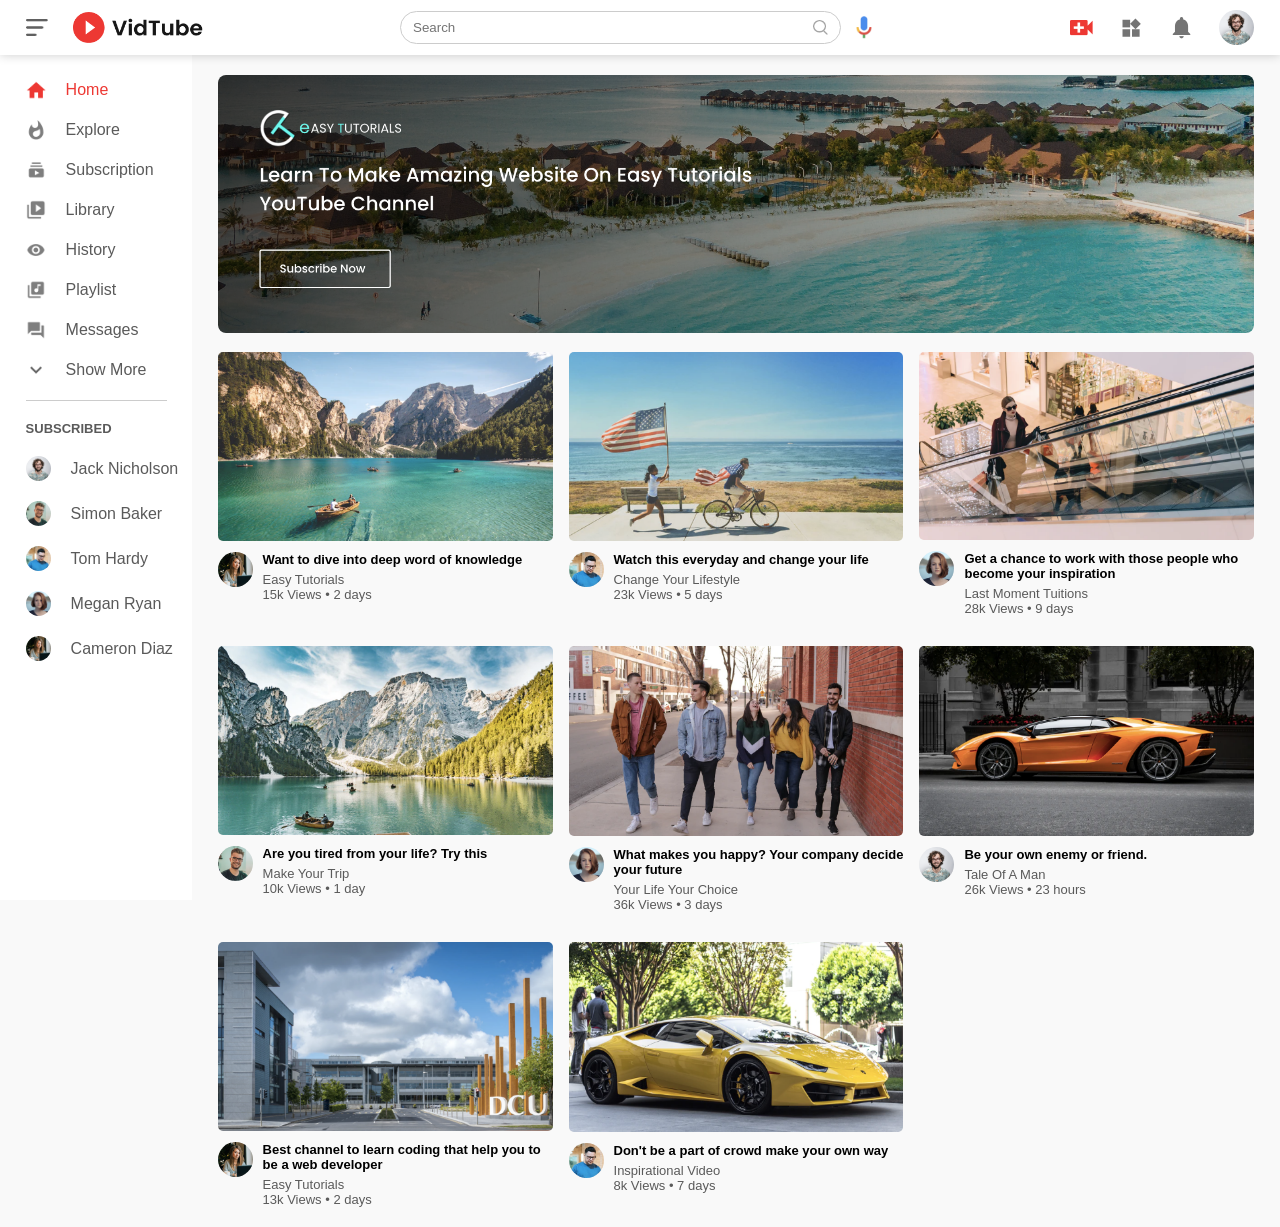
<file: index.html>
<!DOCTYPE html>
<html lang="en">

<head>
    <meta charset="UTF-8">
    <meta name="viewport" content="width=device-width, initial-scale=1.0">
    <title>My Tube</title>
    <link rel="stylesheet" href="style.css">
</head>

<body>
    <nav class="flex-div">
        <div class="nav-left flex-div">
            <img src="images/menu.png" class="menu-icon">
            <img src="images/logo.png" class="logo">
        </div>
        <div class="nav-middle flex-div">
            <div class="search-box flex-div">
                <input type="text" placeholder="Search">
                <img src="images/search.png">
            </div>
            <img src="images/voice-search.png" class="mic-icon">
        </div>
        <div class="nav-right flex-div">
            <img src="images/upload.png">
            <img src="images/more.png">
            <img src="images/notification.png">
            <img src="images/Jack.png" class="user-icon">
        </div>
    </nav>

    <!-- -----------side bar ----------->
    <div class="sidebar">
        <div class="shortcut-links">
            <a href=""><img src="images/home.png">
                <p>Home</p>
            </a>
            <a href=""><img src="images/explore.png">
                <p>Explore</p>
            </a>
            <a href=""><img src="images/subscriprion.png">
                <p>Subscription</p>
            </a>
            <a href=""><img src="images/library.png">
                <p>Library</p>
            </a>
            <a href=""><img src="images/history.png">
                <p>History</p>
            </a>
            <a href=""><img src="images/playlist.png">
                <p>Playlist</p>
            </a>
            <a href=""><img src="images/messages.png">
                <p>Messages</p>
            </a>
            <a href=""><img src="images/show-more.png">
                <p>Show More</p>
            </a>
            <hr>
        </div>
        <div class="subscribed-list">
            <h3>SUBSCRIBED</h3>
            <a href=""><img src="images/Jack.png">
                <p>Jack Nicholson</p>
            </a>
            <a href=""><img src="images/simon.png">
                <p>Simon Baker</p>
            </a>
            <a href=""><img src="images/tom.png">
                <p>Tom Hardy</p>
            </a>
            <a href=""><img src="images/megan.png">
                <p>Megan Ryan</p>
            </a>
            <a href=""><img src="images/cameron.png">
                <p>Cameron Diaz</p>
            </a>
        </div>
    </div>

    <!-- ----------main-------- -->
    <div class="container">
        <div class="banner">
            <img src="images/banner.png">
        </div>

        <div class="list-container">
            <div class="vid-list">
                <a href="play-video.html"><img src="images/thumbnail1.png" class="thumbnail"></a>
                <div class="flex-div">
                    <img src="images/cameron.png">
                    <div class="vid-info">
                        <a href="play-video.html">Want to dive into deep word of knowledge</a>
                        <p>Easy Tutorials</p>
                        <p>15k Views &bull; 2 days</p>
                    </div>
                </div>
            </div>
            <div class="vid-list">
                <a href=""><img src="images/thumbnail2.png" class="thumbnail"></a>
                <div class="flex-div">
                    <img src="images/tom.png">
                    <div class="vid-info">
                        <a href="">Watch this everyday and change your life</a>
                        <p>Change Your Lifestyle </p>
                        <p>23k Views &bull; 5 days</p>
                    </div>
                </div>
            </div>
            <div class="vid-list">
                <a href=""><img src="images/thumbnail3.png" class="thumbnail"></a>
                <div class="flex-div">
                    <img src="images/megan.png">
                    <div class="vid-info">
                        <a href="">Get a chance to work with those people who become your inspiration</a>
                        <p>Last Moment Tuitions</p>
                        <p>28k Views &bull; 9 days</p>
                    </div>
                </div>
            </div>
            <div class="vid-list">
                <a href=""><img src="images/thumbnail4.png" class="thumbnail"></a>
                <div class="flex-div">
                    <img src="images/simon.png">
                    <div class="vid-info">
                        <a href="">Are you tired from your life? Try this</a>
                        <p>Make Your Trip</p>
                        <p>10k Views &bull; 1 day</p>
                    </div>
                </div>
            </div>
            <div class="vid-list">
                <a href=""><img src="images/thumbnail5.png" class="thumbnail"></a>
                <div class="flex-div">
                    <img src="images/megan.png">
                    <div class="vid-info">
                        <a href="">What makes you happy? Your company decide your future</a>
                        <p>Your Life Your Choice</p>
                        <p>36k Views &bull; 3 days</p>
                    </div>
                </div>
            </div>
            <div class="vid-list">
                <a href=""><img src="images/thumbnail6.png" class="thumbnail"></a>
                <div class="flex-div">
                    <img src="images/Jack.png">
                    <div class="vid-info">
                        <a href="">Be your own enemy or friend.</a>
                        <p>Tale Of A Man</p>
                        <p>26k Views &bull; 23 hours</p>
                    </div>
                </div>
            </div>
            <div class="vid-list">
                <a href=""><img src="images/thumbnail7.png" class="thumbnail"></a>
                <div class="flex-div">
                    <img src="images/cameron.png">
                    <div class="vid-info">
                        <a href="">Best channel to learn coding that help you to be a web developer</a>
                        <p>Easy Tutorials</p>
                        <p>13k Views &bull; 2 days</p>
                    </div>
                </div>
            </div>
            <div class="vid-list">
                <a href=""><img src="images/thumbnail8.png" class="thumbnail"></a>
                <div class="flex-div">
                    <img src="images/tom.png">
                    <div class="vid-info">
                        <a href="">Don't be a part of crowd make your own way</a>
                        <p>Inspirational Video</p>
                        <p>8k Views &bull; 7 days</p>
                    </div>
                </div>
            </div>
        </div>
    </div>

    <script src="script.js"></script>
</body>

</html>
</file>
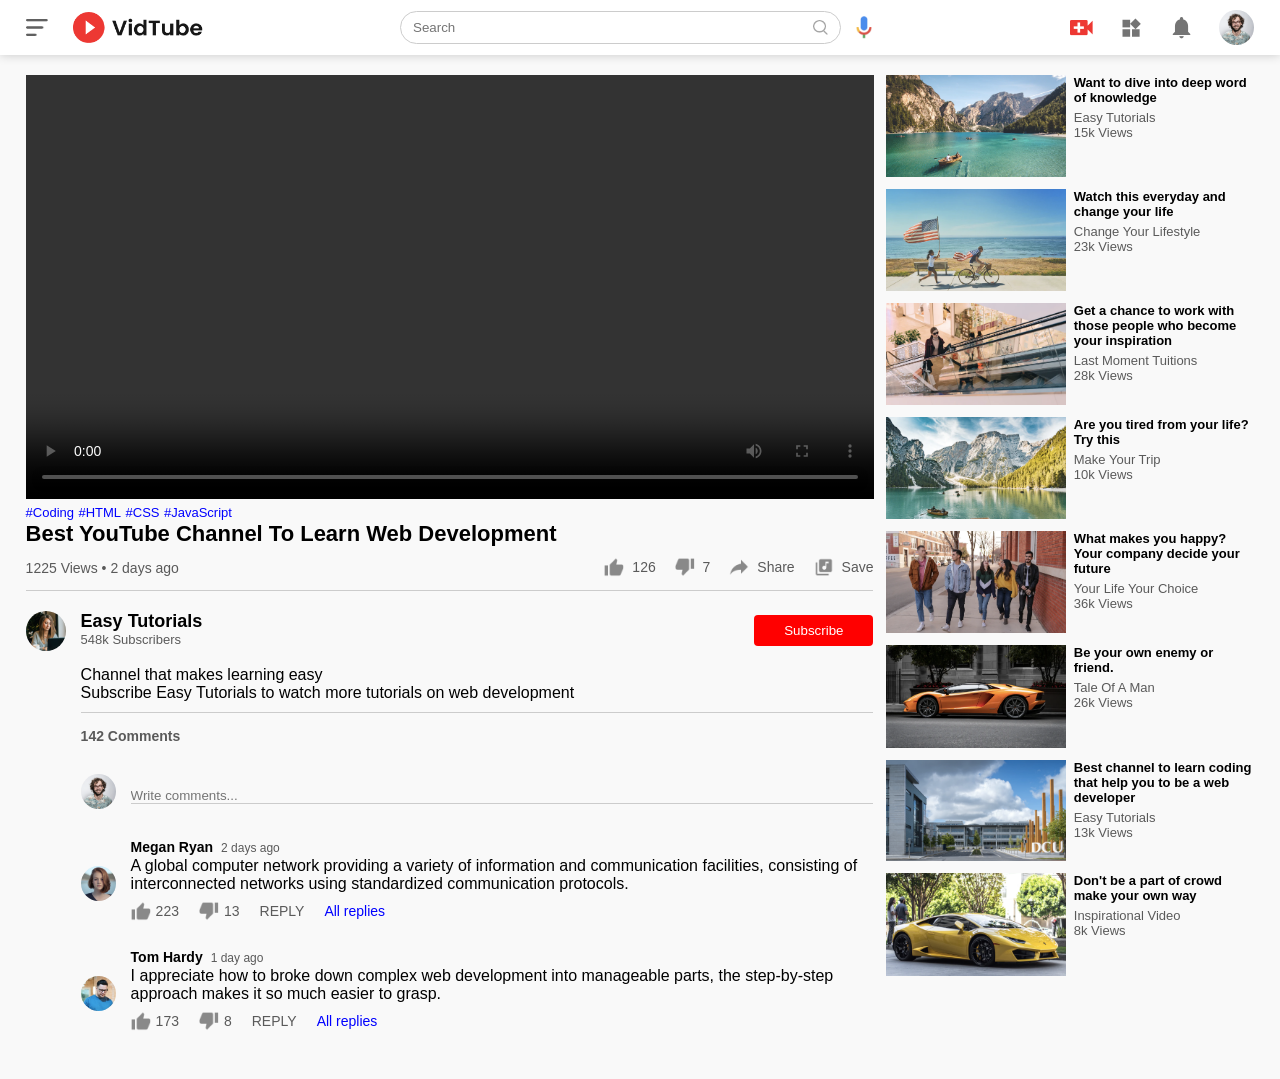
<file: play-video.html>
<!DOCTYPE html>
<html lang="en">

<head>
    <meta charset="UTF-8">
    <meta name="viewport" content="width=device-width, initial-scale=1.0">
    <title>Play Video</title>
    <link rel="stylesheet" href="style.css">
</head>

<body>
    <nav class="flex-div">
        <div class="nav-left flex-div">
            <img src="images/menu.png" class="menu-icon">
            <img src="images/logo.png" class="logo">
        </div>
        <div class="nav-middle flex-div">
            <div class="search-box flex-div">
                <input type="text" placeholder="Search">
                <img src="images/search.png">
            </div>
            <img src="images/voice-search.png" class="mic-icon">
        </div>
        <div class="nav-right flex-div">
            <img src="images/upload.png">
            <img src="images/more.png">
            <img src="images/notification.png">
            <img src="images/Jack.png" class="user-icon">
        </div>
    </nav>

    <div class="container play-container">
        <div class="row">
            <div class="play-video">
                <video controls autoplay>
                    <source src="images/video.mp4" type="video/mp4">
                </video>
                <div class="tags">
                    <a href="">#Coding</a>
                    <a href="">#HTML</a>
                    <a href="">#CSS</a>
                    <a href="">#JavaScript</a>
                </div>
                <h3>Best YouTube Channel To Learn Web Development</h3>
                <div class="play-video-info">
                    <p>1225 Views &bull; 2 days ago</p>
                    <div>
                        <a href=""><img src="images/like.png">126</a>
                        <a href=""><img src="images/dislike.png">7</a>
                        <a href=""><img src="images/share.png">Share</a>
                        <a href=""><img src="images/save.png">Save</a>
                    </div>
                </div>
                <hr>
                <div class="publisher">
                    <img src="images/cameron.png">
                    <div>
                        <p>Easy Tutorials</p>
                        <span>548k Subscribers</span>
                    </div>
                    <button type="button">Subscribe</button>
                </div>
                <div class="vid-description">
                    <p>Channel that makes learning easy</p>
                    <p>Subscribe Easy Tutorials to watch more tutorials on web development</p>
                    <hr>
                    <h4>142 Comments</h4>

                    <div class="add-comment">
                        <img src="images/Jack.png">
                        <input type="text" placeholder="Write comments...">
                    </div>
                    <div class="old-comment">
                        <img src="images/megan.png">
                        <div>
                            <h3>Megan Ryan<span>2 days ago</span></h3>
                            <p>A global computer network providing a variety of information and communication
                                facilities, consisting of interconnected networks using standardized communication
                                protocols.</p>
                            <div class="acomment-action">
                                <img src="images/like.png">
                                <span>223</span>
                                <img src="images/dislike.png">
                                <span>13</span>
                                <span>REPLY</span>
                                <a href="">All replies</a>
                            </div>
                        </div>
                    </div>
                    <div class="old-comment">
                        <img src="images/tom.png">
                        <div>
                            <h3>Tom Hardy<span>1 day ago</span></h3>
                            <p>I appreciate how to broke down complex web development into manageable parts, the
                                step-by-step
                                approach makes it so much easier to grasp.</p>
                            <div class="acomment-action">
                                <img src="images/like.png">
                                <span>173</span>
                                <img src="images/dislike.png">
                                <span>8</span>
                                <span>REPLY</span>
                                <a href="">All replies</a>
                            </div>
                        </div>
                    </div>
                </div>



            </div>
            <div class="right-sidebar">
                <div class="side-video-list">
                    <a href="" class="small-thumbnail"><img src="images/thumbnail1.png"></a>
                    <div class="vid-info">
                        <a href="">Want to dive into deep word of knowledge</a>
                        <p>Easy Tutorials</p>
                        <p>15k Views</p>
                    </div>
                </div>
                <div class="side-video-list">
                    <a href="" class="small-thumbnail"><img src="images/thumbnail2.png"></a>
                    <div class="vid-info">
                        <a href="">Watch this everyday and change your life</a>
                        <p>Change Your Lifestyle</p>
                        <p>23k Views</p>
                    </div>
                </div>
                <div class="side-video-list">
                    <a href="" class="small-thumbnail"><img src="images/thumbnail3.png"></a>
                    <div class="vid-info">
                        <a href="">Get a chance to work with those people who become your inspiration</a>
                        <p>Last Moment Tuitions</p>
                        <p>28k Views</p>
                    </div>
                </div>
                <div class="side-video-list">
                    <a href="" class="small-thumbnail"><img src="images/thumbnail4.png"></a>
                    <div class="vid-info">
                        <a href="">Are you tired from your life? Try this</a>
                        <p>Make Your Trip</p>
                        <p>10k Views</p>
                    </div>
                </div>
                <div class="side-video-list">
                    <a href="" class="small-thumbnail"><img src="images/thumbnail5.png"></a>
                    <div class="vid-info">
                        <a href="">What makes you happy? Your company decide your future</a>
                        <p>Your Life Your Choice</p>
                        <p>36k Views</p>
                    </div>
                </div>
                <div class="side-video-list">
                    <a href="" class="small-thumbnail"><img src="images/thumbnail6.png"></a>
                    <div class="vid-info">
                        <a href="">Be your own enemy or friend.</a>
                        <p>Tale Of A Man</p>
                        <p>26k Views</p>
                    </div>
                </div>
                <div class="side-video-list">
                    <a href="" class="small-thumbnail"><img src="images/thumbnail7.png"></a>
                    <div class="vid-info">
                        <a href="">Best channel to learn coding that help you to be a web developer</a>
                        <p>Easy Tutorials</p>
                        <p>13k Views</p>
                    </div>
                </div>
                <div class="side-video-list">
                    <a href="" class="small-thumbnail"><img src="images/thumbnail8.png"></a>
                    <div class="vid-info">
                        <a href="">Don't be a part of crowd make your own way</a>
                        <p>Inspirational Video</p>
                        <p>8k Views</p>
                    </div>
                </div>
            </div>
        </div>
    </div>
</body>

</html>
</file>
<file: style.css>
*{
    margin: 0;
    padding: 0;
    font-family: 'poppins', sans-serif;
    box-sizing: border-box;
}
a{
    text-decoration: none;
    color: #5a5a5a;
}
img{
    cursor: pointer;
}
.flex-div{
    display: flex;
    align-items: center;
}
nav{
    padding: 10px 2%;
    justify-content: space-between;
    box-shadow: 0 0 10px rgba(0,0,0,0.2);
    background: #fff;
    position: sticky;
    top: 0;
    z-index: 10;
}
.nav-right img{
    width: 25px;
    margin-right: 25px;
}
.nav-right .user-icon{
    width: 35px;
    border-radius: 50%;
    margin-right: 0;
}
.nav-left .menu-icon{
    width: 22px;
    margin-right: 25px;
}
.nav-left .logo{
    width: 130px;
}
.nav-middle .mic-icon{
    width: 16px;
}
.nav-middle .search-box{
    border: 1px solid #ccc;
    margin-right: 15px;
    padding: 8px 12px;
    border-radius: 25px;
}
.nav-middle .search-box input{
    width: 400px;
    border: 0;
    outline: 0;
    background: transparent;
}
.nav-middle .search-box img{
    width: 15px;
}

/* ---------sidebar-------- */
.sidebar{
    background: #fff;
    width: 15%;
    height: 100vh;
    position: fixed;
    top: 0;
    padding-left: 2%;
    padding-top: 80px;
}
.shortcut-links a img{
    width: 20px;
    margin-right: 20px;
}
.shortcut-links a{
    display: flex;
    align-items: center;
    margin-bottom: 20px;
    width: fit-content;
    flex-wrap: wrap;
}
.shortcut-links a:first-child{
    color: #ed3833;
}
.sidebar hr{
    border: 0;
    height: 1px;
    background: #ccc;
    width: 85%;

}
.subscribed-list h3{
    font-size: 13px;
    margin: 20px 0;
    color: #5a5a5a;
}
.subscribed-list a{
    display: flex;
    align-items: center;
    margin-bottom: 20px;
    width: fit-content;
    flex-wrap: wrap;
}
.subscribed-list a img{
    width: 25px;
    border-radius: 50%;
    margin-right: 20px;
}
.small-sidebar{
    width: 5%;
}
.small-sidebar a p{
    display: none;
}
.small-sidebar h3{
    display: none;
}
.small-sidebar hr{
    width: 50%;
    margin-bottom: 25px;
}

/* ---------main-------- */
.container{
    background: #f9f9f9;
    padding-left: 17%;
    padding-right: 2%;
    padding-top: 20px;
    padding-bottom: 20px;
}
.large-container{
    padding-left: 7%;
}
.banner{
    width: 100%;
}
.banner img{
    width: 100%;
    border-radius: 8px;
}
.list-container{
    display: grid;
    grid-template-columns: repeat(auto-fit,minmax(250px,1fr));
    grid-column-gap: 16px;
    grid-row-gap: 30px;
    margin-top: 15px;
}
.vid-list .thumbnail{
    width: 100%;
    border-radius: 5px;
}
.vid-list .flex-div{
    align-items: flex-start;
    margin-top: 7px;
}
.vid-list .flex-div img{
    width: 35px;
    margin-right: 10px;
    border-radius: 50%;
}
.vid-info{
    color: #5a5a5a;
    font-size: 13px;
}
.vid-info a{
    color: #000;
    font-weight: 600;
    display: block;
    margin-bottom: 5px;
}
@media (max-width: 900px) {
    .menu-icon{
        display: none;
    }
    .sidebar{
        display: none;
    }
    .container, .large-container{
        padding-left: 5%;
        padding-right: 5%;
    }
    .nav-right img{
        display: none;
    }
    .nav-right .user-icon{
        display: block;
        width: 30px;
    }
    .nav-middle .search-box input{
        width: 100px;
    }
    .nav-middle .mic-icon{
        display: none;
    }
    .logo{
        width: 90px;
    }
}

/* -----------play video page---------- */
.play-container{
    padding-left: 2%;
}
.row{
    display: flex;
    justify-content: space-between;
    flex-wrap: wrap;
}
.play-video{
    flex-basis: 69%;
}
.right-sidebar{
    flex-basis: 30%;
}
.play-video video{
    width: 100%;
}
.side-video-list{
    display: flex;
    justify-content: space-between;
    margin-bottom: 8px;
}
.side-video-list img{
    width: 100%;
}
.side-video-list .small-thumbnail{
    flex-basis: 49%;
}
.side-video-list .vid-info{
    flex-basis: 49%;
}
.play-video .tags a{
    color: #0000ff;
    font-size: 13px;
}
.play-video h3{
    font-weight: 600;
    font-size: 22px;
}
.play-video .play-video-info{
    display: flex;
    align-items: center;
    justify-content: space-between;
    flex-wrap: wrap;
    margin-top: 10px;
    font-size: 14px;
    color: #5a5a5a;
}
.play-video .play-video-info a img{
    width: 20px;
    margin-right: 8px;
}
.play-video .play-video-info a{
    display: inline-flex;
    align-items: center;
    margin-left: 15px;
}
.play-video hr{
    border: 0;
    height: 1px;
    background: #ccc;
    margin: 10px 0;
}
.publisher{
    display: flex;
    align-items: center;
    margin-top: 20px;
}
.publisher div{
    flex: 1;
    line-height: 18px;
}
.publisher img{
    width: 40px;
    border-radius: 50%;
    margin-right: 15px;
}
.publisher div p{
    color: #000;
    font-weight: 600;
    font-size: 18px;
}
.publisher div span{
    font-size: 13px;
    color: #5a5a5a;

}
.publisher button{
    background: red;
    color: #fff;
    padding: 8px 30px;
    border: 0;
    outline: 0;
    border-radius: 4px;
    cursor: pointer;
}
.vid-description{
    padding-left: 55px;
    margin: 15px 0;
}
vid-description p{
    font-size: 14px;
    margin-bottom: 5px;
    color: #5a5a5a;
}
.vid-description h4{
    font-size: 14px;
    color: #5a5a5a;
    margin-top: 15px;
}
.add-comment{
    display: flex;
    align-items: center;
    margin: 30px 0;
}
.add-comment img{
    width: 35px;
    border-radius: 50%;
    margin-right: 15px;
}
.add-comment input{
    border: 0;
    outline: 0;
    border-bottom: 1px solid #ccc;
    width: 100%;
    padding-top: 10px;
    background: transparent;
}
.old-comment{
    display: flex;
    align-items: center;
    margin: 20px 0;
}
.old-comment img{
    width: 35px;
    border-radius: 50%;
    margin-right: 15px;
}
.old-comment h3{
    font-size: 14px;
    margin-bottom: 2px;
}
.old-comment h3 span{
    font-size: 12px;
    color: #5a5a5a;
    font-weight: 500;
    margin-left: 8px;
}
.old-comment .acomment-action{
    display: flex;
    align-items: center;
    margin: 8px 0;
    font-size: 14px;
}
.old-comment .acomment-action img{
    border-radius: 0;
    width: 20px;
    margin-right: 5px;
}
.old-comment .acomment-action span{
    margin-right: 20px;
    color: #5a5a5a;
}
.old-comment .acomment-action a{
    color: #0000ff;
}
@media (max-width:900px){
    .play-video{
        flex-basis: 100%;
    }
    .right-sidebar{
        flex-basis: 100%;
    }
    .play-container{
        padding-left: 5%;
    }
    .vid-description{
        padding-left: 0;
    }
    .play-video .play-video-info a{
        margin-left: 0;
        margin-right: 15px;
        margin-top: 15px;
    }
}
</file>
